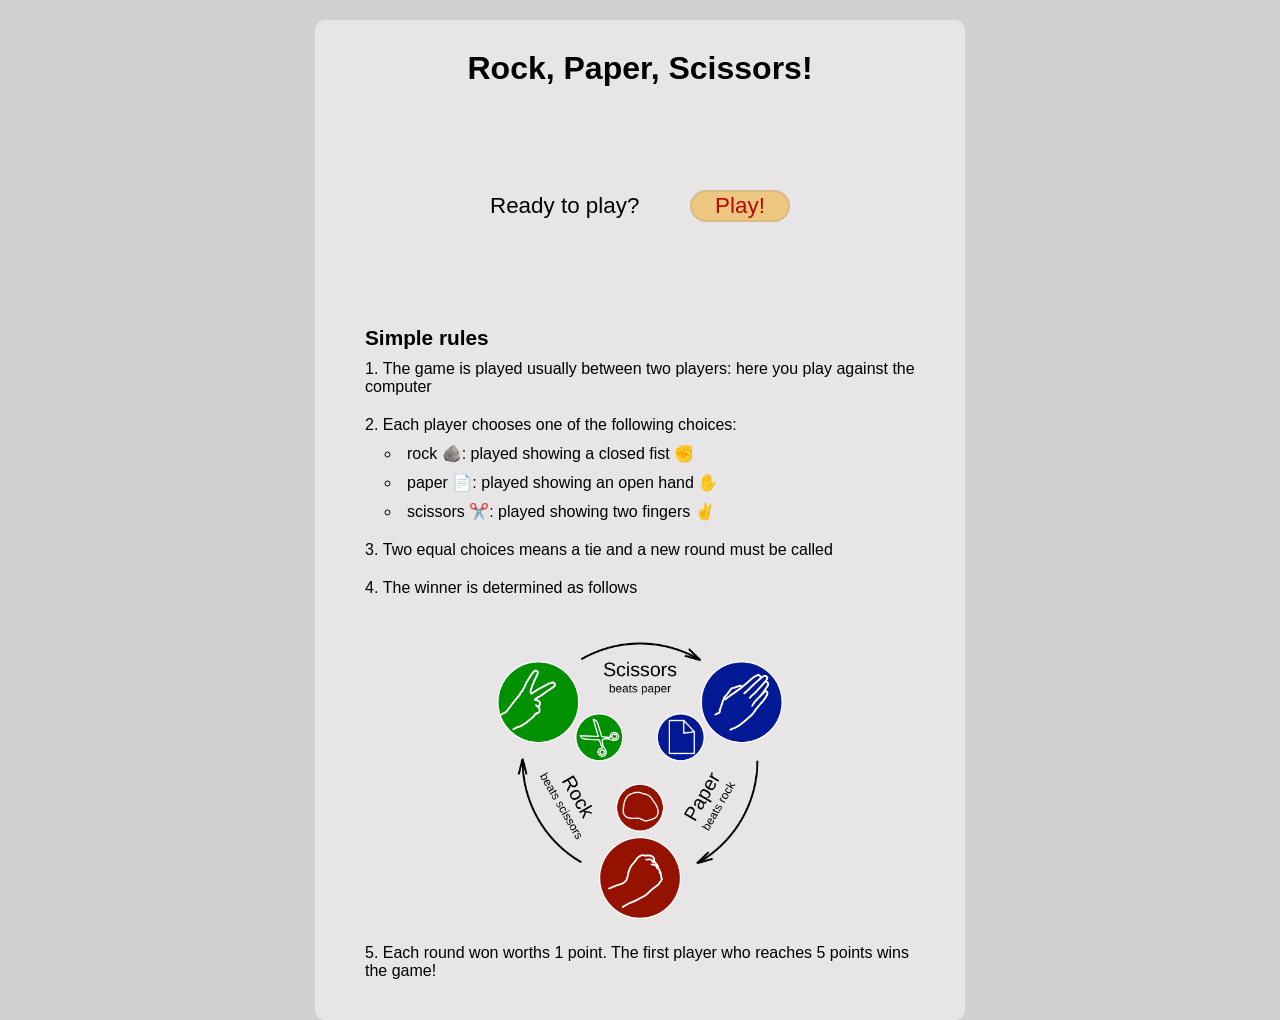
<file: index.html>
<!doctype html>
<html lang="en">
  <head>
    <meta charset="UTF-8" />
    <meta name="viewport" content="width=device-width, initial-scale=1.0" />
    <title>Rock-paper-scissors game</title>
    <script src="scripts.js" type="module"></script>
    <link rel="stylesheet" href="./styles.css" />
  </head>
  <body>
    <div class="layout-welcome">
      <h1 class="heading-welcome">Rock, Paper, Scissors!</h1>

      <div class="call-to-play">
        <p>Ready to play?</p>
        <a href="./game.html">Play!</a>
      </div>

      <div class="game-rules">
      <h2>Simple rules</h2>
      <ol >
        <li>The game is played usually between two players: here you play against the computer</li>
        <li>Each player chooses one of the following choices:
        <ul>
          <li>rock 🪨: played showing a closed fist ✊</li>
          <li>paper 📄: played showing an open hand ✋</li>
          <li>scissors ✂️: played showing two fingers ✌️</li>
        </ul>
        </li>
        <li>Two equal choices means a tie and a new round must be called</li>
        <li>The winner is determined as follows
        <img class="rps-image" src="./rock-paper-scissors.png" alt="Rock beats scissors, scissors beats paper, and paper beats rock"</li>
        <li>Each round won worths 1 point. The first player who reaches 5 points wins the game!</li>
    </ol>
      </div>
    </div>
  </body>
</html>
</file>
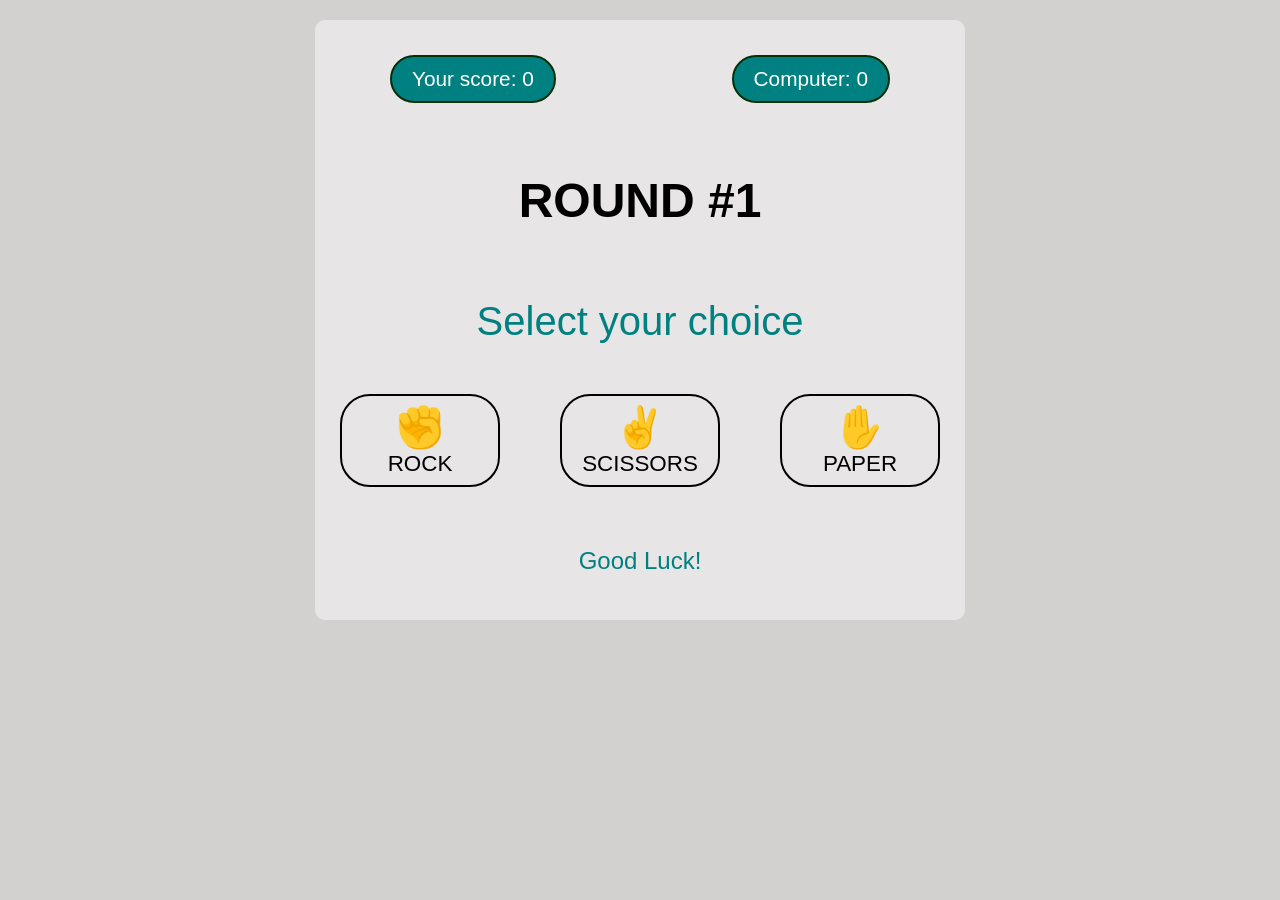
<file: game.html>
<!doctype html>
<html lang="en">
  <head>
    <meta charset="UTF-8" />
    <meta name="viewport" content="width=device-width, initial-scale=1.0" />
    <title>Rock-paper-scissors game</title>
    <script src="scripts.js" type="module"></script>
    <link rel="stylesheet" href="./styles.css" />
  </head>
  <body>
    <div class="layout-round">
      <div class="scores">
        <div class="human-score">Your score: 0</div>
        <div class="computer-score">Computer: 0</div>
      </div>

      <h1 class="round-number-box">ROUND #1</h1>

      <div class="user-choice-wrapper">
        <div class="heading">Select your choice</div>
        <div class="choices">
          <div class="choice-button" value="rock">
            <div class="emoji">✊</div>
            <div>ROCK</div>
          </div>
          <div class="choice-button" value="scissors">
            <div class="emoji">✌️</div>
            <div>SCISSORS</div>
          </div>
          <div class="choice-button" value="paper">
            <div class="emoji">✋</div>
            <div>PAPER</div>
          </div>
        </div>
        <div class="log-area">Good Luck!</div>
      </div>
    </div>
  </body>
</html>
</file>
<file: styles.css>
* {
  margin: 0;
  padding: 0;
  box-sizing: border-box;
}

body {
  font-family: Verdana, Geneva, Tahoma, sans-serif;
  background-color: rgb(211, 208, 208);
}

.layout-welcome,
.layout-round {
  max-width: 650px;
  height: 600px;
  margin: 0 auto;
  display: flex;
  flex-direction: column;
  margin-top: 20px;
  background-color: rgb(231, 229, 229);
  padding-top: 20px;
  border-radius: 10px;
}

.layout-welcome {
  height: 1000px;
  align-items: center;
  justify-content: space-between;
  padding-block: 30px;
  gap: 40px;
  @media (max-width: 600px) {
    max-width: 500px;
    margin: 0;
  }
}

.layout-round {
  justify-content: space-around;
  align-items: center;
  padding: 0;
  @media (width < 600px) {
    height: 900px;
    justify-content: space-between;
    padding-top: 20px;
  }
}

.layout-round h1 {
  font-size: 3rem;
}

.user-choice-wrapper {
  /* border: 2px red solid; */
  display: flex;
  flex-direction: column;
  align-items: center;
  gap: 50px;
  @media (width < 600px) {
    gap: 100px;
  }
}

.game-rules {
  /* border: 2px solid brown; */
  width: 550px;
  @media (width < 600px) {
    width: 400px;
    padding-left: 10px;
  }
}

.game-rules ol > li {
  padding-block: 10px;
  list-style-position: inside;
}

ul li {
  padding-left: 20px;
  padding-top: 10px;
  @media (width < 600px) {
    width: 400px;
    padding-left: 10px;
  }
}

.game-rules h2 {
  font-size: 1.3rem;
}

.rps-image {
  display: block;
  width: 300px;
  /* border: 2px solid red; */
  margin: 0 auto;
  margin-top: 40px;
}

.call-to-play {
  /* border: 2px solid blue; */
  width: 300px;
  display: flex;
  align-items: center;
  justify-content: space-between;
  font-size: 1.4rem;
}

.call-to-play a {
  padding-block: 1px;
  font-size: inherit;
  border: 2px solid rgb(215, 186, 133);
  background-color: rgb(237, 199, 128);
  border-radius: 20px;
  width: 100px;
  color: rgb(181, 8, 8);
  text-align: center;
  text-decoration: none;
}

.call-to-play a:hover,
.call-to-play a:focus-visible {
  background-color: cadetblue;
  border-color: rgb(103, 103, 127);
  color: rgb(165, 224, 17);
}

.scores {
  display: flex;
  justify-content: space-between;
  /* border: 2px red solid; */
  width: 500px;
  @media (width < 600px) {
    width: 400px;
  }
}

.heading {
  align-self: center;
  font-size: 2.5rem;
  color: teal;
}

.computer-score,
.human-score {
  background-color: teal;
  color: white;
  padding: 10px 20px;
  border: 2px rgb(5, 47, 5) solid;
  border-radius: 30px;
  font-size: 1.3rem;
}

.choices {
  display: flex;
  justify-content: center;
  gap: 60px;
  flex-wrap: wrap;
}

.emoji {
  font-size: 2.5rem;
}
.choice-button {
  border: 2px black solid;
  padding: 8px 16px;
  border-radius: 30px;
  font-size: 1.4rem;
  width: 160px;
  text-align: center;
  cursor: pointer;
}

.choice-button:hover,
.choice-button:focus-visible {
  background-color: antiquewhite;
}

.log-area {
  width: 90%;
  /* background-color: rgb(212, 212, 200); */
  align-self: center;
  text-align: center;
  padding: 10px;
  border-radius: 5px;
  font-size: 1.5rem;
  color: teal;
  display: flex;
  flex-direction: column;
  align-items: center;
  gap: 20px;
  @media (width < 600px) {
    margin-bottom: 40px;
    gap: 100px;
  }
}

.play-again-btn,
.next-round-btn,
.end-game-btn {
  padding: 8px 8px;
  font-size: 1.2rem;
  background-color: rgb(142, 124, 101);
  border-radius: 10px;
  color: yellow;
  cursor: pointer;
  width: 140px;
}

.end-game-btn {
  text-decoration: none;
}

.round-result {
  font-size: 1.8rem;
  text-align: right;
}

.selected-choices-wrapper {
  /* border: 3px red solid; */
  display: flex;
  justify-content: center;
  gap: 50px;
  flex-wrap: wrap;
}

.end-btns-wrapper {
  display: flex;
  justify-content: center;
  gap: 50px;
}
</file>
